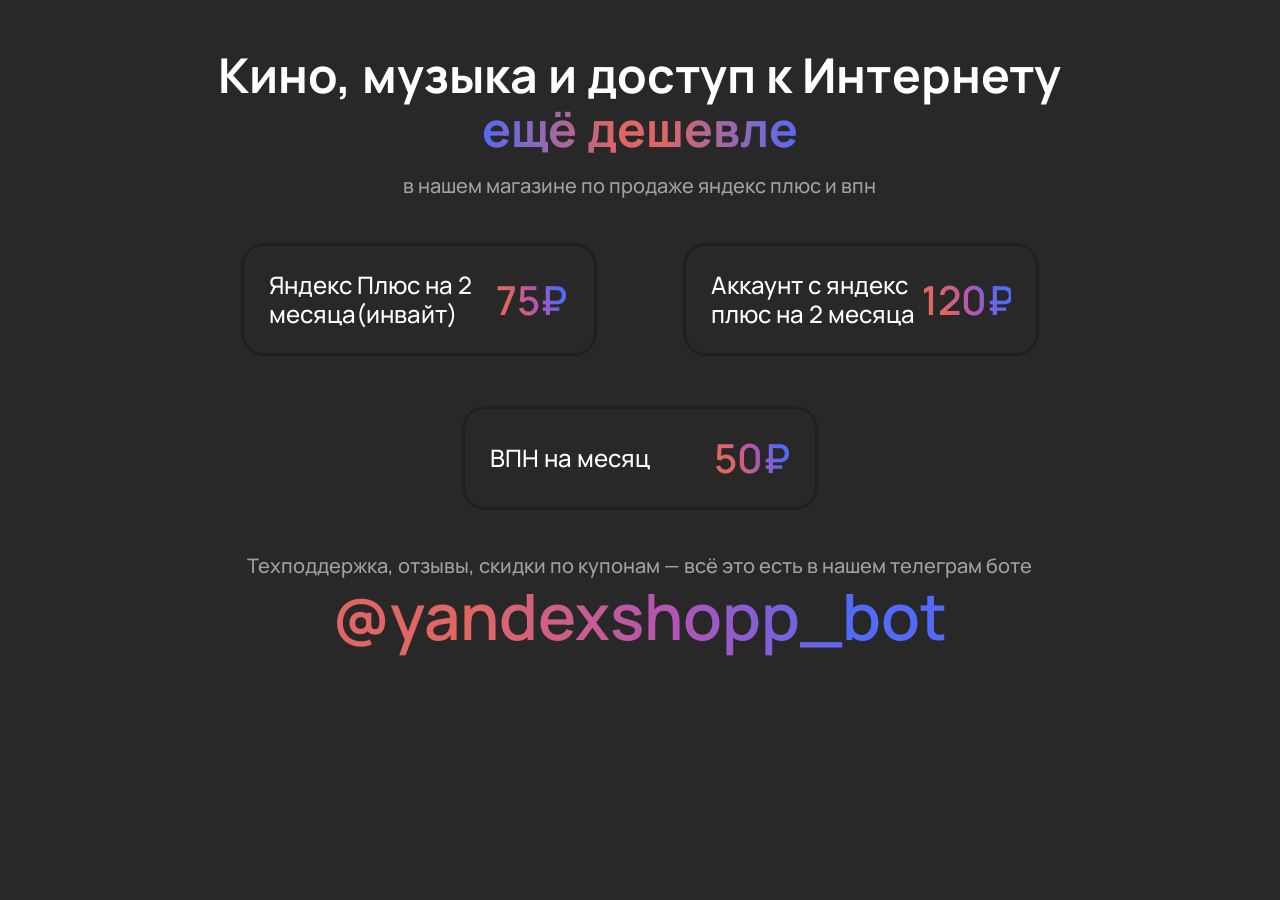
<file: index.html>
<!DOCTYPE html>
<html>

<head>
  <meta charset="utf-8">
  <title>Yandex shop</title>
  <link href="style.css" rel="stylesheet" type="text/css" />
  <link rel="icon" href="/favicon.png" type="image/jpg">
  <link rel="preconnect" href="https://fonts.googleapis.com">
  <link rel="preconnect" href="https://fonts.gstatic.com" crossorigin>
  <link href="https://fonts.googleapis.com/css2?family=Manrope:wght@200;300;400;500;600;700;800&display=swap" rel="stylesheet">
</head>

<body>
  <div class="container">
    <div class="main_container">
      <h2 class="title">Кино, музыка и доступ к Интернету <span class="title__highlight">ещё дешевле</span></h2>
      <h3 class="subtitle">в нашем магазине по продаже яндекс плюс и впн</h3>
      <div class="cards">
        <a href="https://t.me/yandexshopp_bot?start=l_site" class="card">
          <!-- <div class="card"> -->
            <div class="card__title">Яндекс Плюс на 2 месяца(инвайт)</div>
            <div class="card__price">75₽</div>
          <!-- </div> -->
        </a>
        <a href="https://t.me/yandexshopp_bot?start=l_site" class="card">
          <!-- <div class="card"> -->
            <div class="card__title">Аккаунт с яндекс плюс на 2 месяца</div>
            <div class="card__price">120₽</div>
          <!-- </div> -->
        </a>
        <a href="https://t.me/yandexshopp_bot?start=l_site" class="card">
          <!-- <div class="card"> -->
            <div class="card__title">ВПН на месяц</div>
            <div class="card__price">50₽</div>
          <!-- </div> -->
        </a>
      </div>
      <h3 class="subtitle tg_link_discription">Техподдержка, отзывы, скидки по купонам — всё это есть в нашем телеграм боте</h3>
      <div class="tg_link_container"><a href="https://t.me/yandexshopp_bot?start=l_site" class="tg_link">@yandexshopp_bot</a></div>
    </div>
  </div>

<!-- Top.Mail.Ru counter -->
  <script type="text/javascript">
    var _tmr = window._tmr || (window._tmr = []);
    _tmr.push({id: "3479856", type: "pageView", start: (new Date()).getTime()});
    (function (d, w, id) {
      if (d.getElementById(id)) return;
      var ts = d.createElement("script"); ts.type = "text/javascript"; ts.async = true; ts.id = id;
      ts.src = "https://top-fwz1.mail.ru/js/code.js";
      var f = function () {var s = d.getElementsByTagName("script")[0]; s.parentNode.insertBefore(ts, s);};
      if (w.opera == "[object Opera]") { d.addEventListener("DOMContentLoaded", f, false); } else { f(); }
    })(document, window, "tmr-code");
  </script>
  <noscript><div><img src="https://top-fwz1.mail.ru/counter?id=3479856;js=na" style="position:absolute;left:-9999px;" alt="Top.Mail.Ru" /></div></noscript>
  <!-- /Top.Mail.Ru counter -->
</body>
</html>
</file>
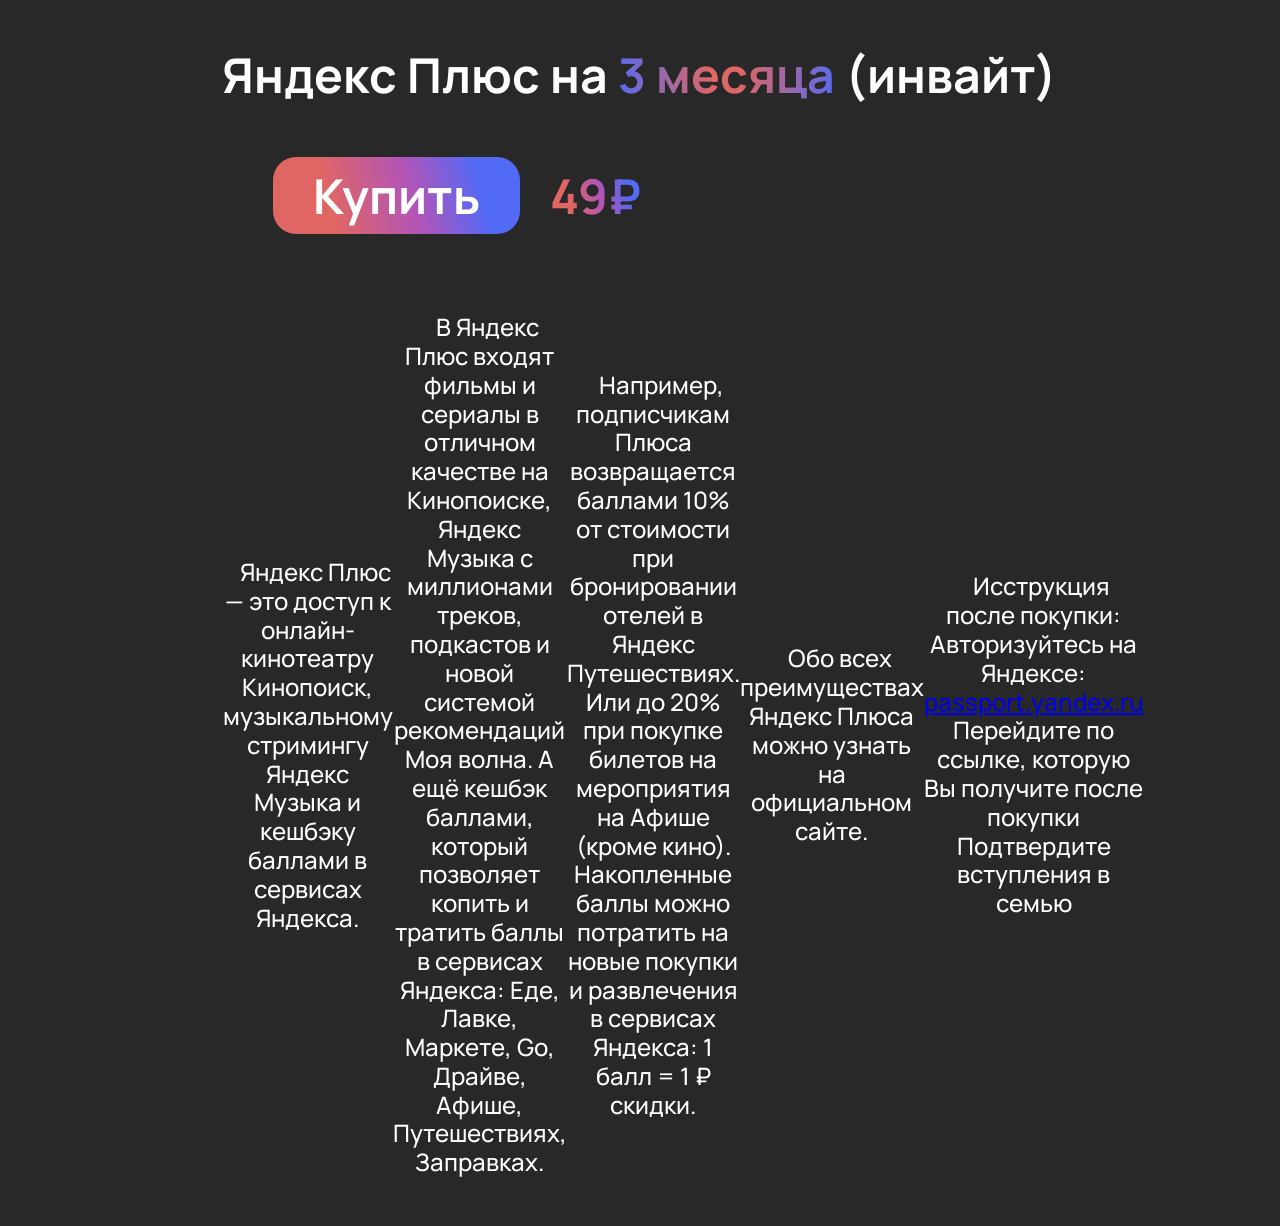
<file: products/yandex_invite/index.html>
<!DOCTYPE html>
<html lang="en">
<head>
  <meta charset="UTF-8">
  <meta http-equiv="X-UA-Compatible" content="IE=edge">
  <title>Яндекс Плюс на 3 месяца(инвайт)</title>
  <link rel="stylesheet" href="/style.css">
  <link rel="icon" href="/favicon.png" type="image/jpg">
  <link rel="preconnect" href="https://fonts.googleapis.com">
  <link rel="preconnect" href="https://fonts.gstatic.com" crossorigin>
  <link href="https://fonts.googleapis.com/css2?family=Manrope:wght@200;300;400;500;600;700;800&display=swap" rel="stylesheet">
</head>
<body>
  <div class="container">
    <div class="main_container">
      <h2 class="title">Яндекс Плюс на <span class="title__highlight">3 месяца</span> (инвайт)</h2>
      <div class="buy_line">
        <div class="buy_container">
          <div class="buy_container_btn">
            <input type="button" value="Купить" class="buy_btn">
          </div>
          <!-- <div class="buy_container_icons">
            <img src="/icons/cards.png" alt="" class="buy_container_icon">
            <img src="/icons/qiwi.png" alt="" class="buy_container_icon">
          </div>   -->
        </div>
        <div class="card__price cost">49₽</div>
      </div>
      <!-- <div class="card">
        <div class="card__image">
          <img src="/products/yandex_invite/product_img.png" alt="Яндекс Плюс на 3 месяца(инвайт)">
        </div>
      </div> -->
      <div class="card__title disciption">
        <p>
          Яндекс Плюс — это доступ к онлайн-кинотеатру Кинопоиск, музыкальному стримингу Яндекс Музыка и кешбэку баллами в сервисах Яндекса.
        </p>
        <p>
          В Яндекс Плюс входят фильмы и сериалы в отличном качестве на Кинопоиске, Яндекс Музыка с миллионами треков, подкастов и новой системой рекомендаций Моя волна. А ещё кешбэк баллами, который позволяет копить и тратить баллы в сервисах Яндекса: Еде, Лавке, Маркете, Go, Драйве, Афише, Путешествиях, Заправках.
        </p>
        <p>
          Например, подписчикам Плюса возвращается баллами 10% от стоимости при бронировании отелей в Яндекс Путешествиях. Или до 20% при покупке билетов на мероприятия на Афише (кроме кино). Накопленные баллы можно потратить на новые покупки и развлечения в сервисах Яндекса: 1 балл = 1 ₽ скидки.
        </p>
        <p>
          Обо всех преимуществах Яндекс Плюса можно узнать на официальном сайте.
        </p>
        
        
        
        <p>
          Исструкция после покупки: <br>
          Авторизуйтесь на Яндексе: <a href="https://passport.yandex.ru">passport.yandex.ru</a><br>
          Перейдите по ссылке, которую Вы получите после покупки <br>
          Подтвердите вступления в семью
        </p>

<!-- 
        Инструкция
        Как активировать код:
        Авторизуйтесь на Яндексе: passport.yandex.ru
        Перейдите на страницу: https://plus.yandex.ru/gift
        Введите код и нажмите кнопку «Активировать» -->
      </div>
    </div>
  </div>


</body>
</html>
</file>
<file: style.css>
:root {

  /*--main-gradient: linear-gradient(48deg, rgba(223,102,100,1) 15%, rgba(82,106,245,1) 100%);*/
  --main-gradient: linear-gradient(255deg, #526AF6 17.5%, #B254B7 44.57%, #E06664 75.94%, #E06664 100%);
}

html {
  height: 100%;
  width: 100%;
}
body{
  /* background: rgb(223,102,100); */
  background-color: #282828;
}
p{
  text-indent: 1rem;
  text-align: center;
  width: 100%;
}


.container{
  /* text-align: center; */
  display: flex;
  justify-content: center;
}

.main_container{
  width: 70%;
}

.title{
  color: #FFF;
  text-align: center;
  font-family: Manrope;
  font-size: 48px;
  font-style: normal;
  font-weight: 700;
  line-height: 112.012%; /* 53.766px */
  margin-bottom: 0;
}

.title__highlight{
  background: rgb(223,102,100);
  background: radial-gradient(circle, rgba(223,102,100,1) 15%, rgba(82,106,245,1) 100%);
  background-clip: text;
  -webkit-background-clip: text;
  -webkit-text-fill-color: transparent;
  font-family: Manrope;
  font-style: normal;
  font-weight: 700;
  line-height: 112.012%;
}

.subtitle{
  color: rgba(255, 255, 255, 0.56);
  text-align: center;
  font-family: Manrope;
  font-size: 20px;
  font-style: normal;
  font-weight: 500;
  line-height: 112.012%; /* 22.402px */
}

.cards{
  display: flex;
  justify-content: space-around;
  flex-wrap: wrap;
}

.card{
  border: 3px solid rgba(0, 0, 0, 0.23);
  border-radius: 23px;
  display: flex;
  /* width: calc(50% - 60px); */
  min-width: 300px;
  width: 350px;
  margin: 25px;
  text-decoration: none;
}

.link_card{
  display: block;
  text-decoration: none;
}

.card__title{
  color: white;
  margin: 25px;
  width: 75%;
  /* text-wrap: wrap; */
  font-family: Manrope;
  font-size: 24px;
  font-style: normal;
  font-weight: 500;
  line-height: 120%; /* 28.8px */
  margin-right: 0;
  display: flex;
  align-items: center;
}

.card__price{
  margin: 25px;
  margin-left: 0;
  display: flex;
  justify-content: center;
  align-items: center;
  width: 25%;
  font-family: Manrope;
  font-size: 40px;
  font-style: normal;
  font-weight: 600;
  line-height: 120%; /* 48px */
  background: var(--main-gradient);
  background-clip: text;
  -webkit-background-clip: text;
  -webkit-text-fill-color: transparent;
}

.tg_link_container{
  text-align: center;
  margin-bottom: 75px;
}

.tg_link_discription{
  margin-bottom: 0;
  /* margin-top: 75px; */
}

.tg_link{
  text-decoration: none;
  font-family: Manrope;
  font-size: 64px;
  font-style: normal;
  font-weight: 600;
  line-height: 120%; /* 76.8px */
  background: rgb(223,102,100);
  background: var(--main-gradient);
  background-clip: text;
  -webkit-background-clip: text;
  -webkit-text-fill-color: transparent;
}

@media (max-width: 1190px){
  .card{
    width: 90%;
  }
}

/* Add this at the end of the style.css file */
@media screen and (max-width: 1000px) {
  .main_container{
    width: 90%;
  }
  .title {
    font-size: 64px;
  }
  .title__highlight {
      font-size: 64px;
  }
  .subtitle {
    font-size: 36px;
  }
  .card__title {
    font-size: 36px;
  }
  .card__price {
    font-size: 56px;
  }
  .tg_link {
    font-size: 48px;
  }
}

.buy_line{
  /* border: 3px solid rgba(0, 0, 0, 0.23); */
  border-radius: 23px;
  display: flex;
  /* width: calc(50% - 60px); */
  width: auto;
  margin: 25px;
  text-decoration: none;
  padding: 30px 50px;
  align-items: center;
  /* justify-content: flex-end; */
}

.buy_btn{
  background: var(--main-gradient);
  border: none;
  height: auto;
  width: 100%;
  color: white;
  font-family: Manrope;
  border-radius: 23px;
  /* margin: 25px; */
  font-size: 48px;
  font-style: normal;
  font-weight: 700;
  line-height: 120%; /* 28.8px */
  margin-right: 0;
  padding: 10px 40px;
}

.buy_container_icon{
  height: 30px;
}

.cost{
  display: flex;
  justify-content: space-between;
  align-items: center;
  margin: 0;
  margin-left: 30px;
  font-size: 48px;
  font-style: normal;
  font-weight: 700;
  line-height: 120%;
  width: auto;
}

.disciption{
  width: 100%;
}
</file>
